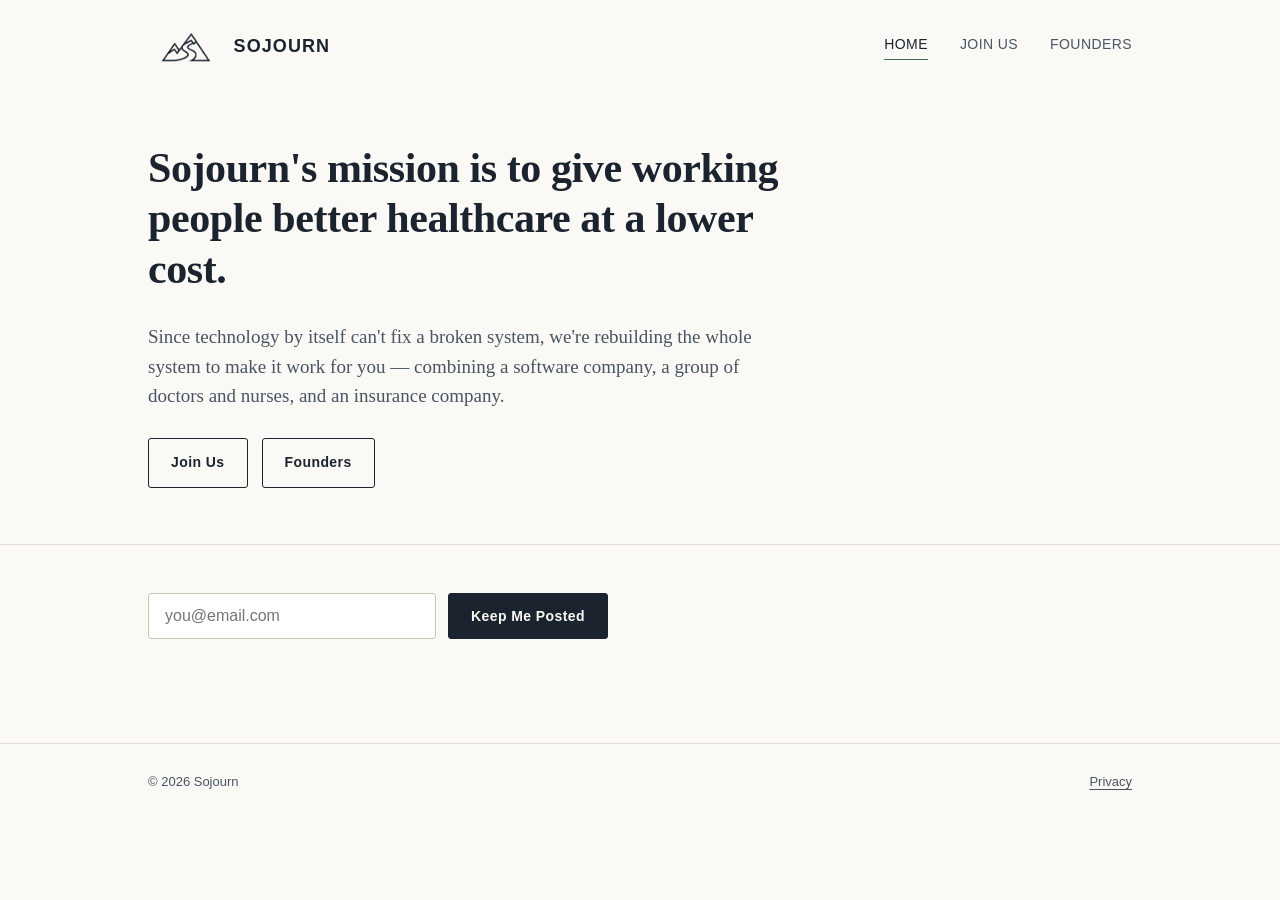
<file: index.html>
<!DOCTYPE html>
<html lang="en">
<head>
<meta charset="UTF-8">
<meta name="viewport" content="width=device-width, initial-scale=1.0">
<title>Sojourn — Better healthcare, lower cost</title>
<meta name="description" content="Sojourn combines a software company, a group of doctors and nurses, and an insurance company to give working people better healthcare at a lower cost.">
<link rel="icon" href="images/sojourn-icon-ink.png">
<link rel="stylesheet" href="styles.css">
</head>
<body>

<header class="site-header">
  <div class="wrap">
    <a class="brand" href="index.html">
      <img src="images/sojourn-icon-ink.png" alt="Sojourn">
      <span>Sojourn</span>
    </a>
    <nav class="main-nav">
      <a href="index.html" class="active">Home</a>
      <a href="recruiting.html">Join Us</a>
      <a href="founders.html">Founders</a>
    </nav>
  </div>
</header>

<main>
  <section class="hero">
    <div class="wrap">
      <h1>Sojourn's mission is to give working people better healthcare at a lower cost.</h1>
      <p class="lede">Since technology by itself can't fix a broken system, we're rebuilding the whole system to make it work for you &mdash; combining a software company, a group of doctors and nurses, and an insurance company.</p>
      <div class="cta-row">
        <a class="btn btn-secondary" href="recruiting.html">Join Us</a>
        <a class="btn btn-secondary" href="founders.html">Founders</a>
      </div>
    </div>
  </section>

  <section class="capture">
    <div class="wrap">
      <form class="email-form" id="capture-form">
        <input type="hidden" name="formType" value="newsletter">
        <input type="email" id="capture-email" name="email" placeholder="you@email.com" required aria-label="Email address">
        <button type="submit" class="btn btn-primary">Keep Me Posted</button>
      </form>
      <p class="form-status" id="capture-status"></p>
    </div>
  </section>
</main>

<footer class="site-footer">
  <div class="wrap">
    <span>&copy; 2026 Sojourn</span>
    <a href="privacy.html">Privacy</a>
  </div>
</footer>

<script>
  // Replace with the "Web app URL" from your Apps Script deployment
  // (see apps-script/Code.gs in the repo for setup steps).
  var SUBMIT_ENDPOINT = 'https://script.google.com/macros/s/AKfycbyj23ioniOyW1YCrYyZCeESBpfDZqo2tGNpsuQhv-GRID-kUnVPWSoJRYg9zKq8dvjiwA/exec';

  document.getElementById('capture-form').addEventListener('submit', function (e) {
    e.preventDefault();
    var form = this;
    var status = document.getElementById('capture-status');

    fetch(SUBMIT_ENDPOINT, {
      method: 'POST',
      mode: 'no-cors',
      body: new FormData(form)
    }).catch(function () {
      // Apps Script's no-cors response can't be read either way, so we
      // show the same confirmation on success or network error.
    });

    status.textContent = "Woohoo! We'll keep you posted!";
    status.classList.add('visible');
    form.reset();
  });
</script>

</body>
</html>
</file>
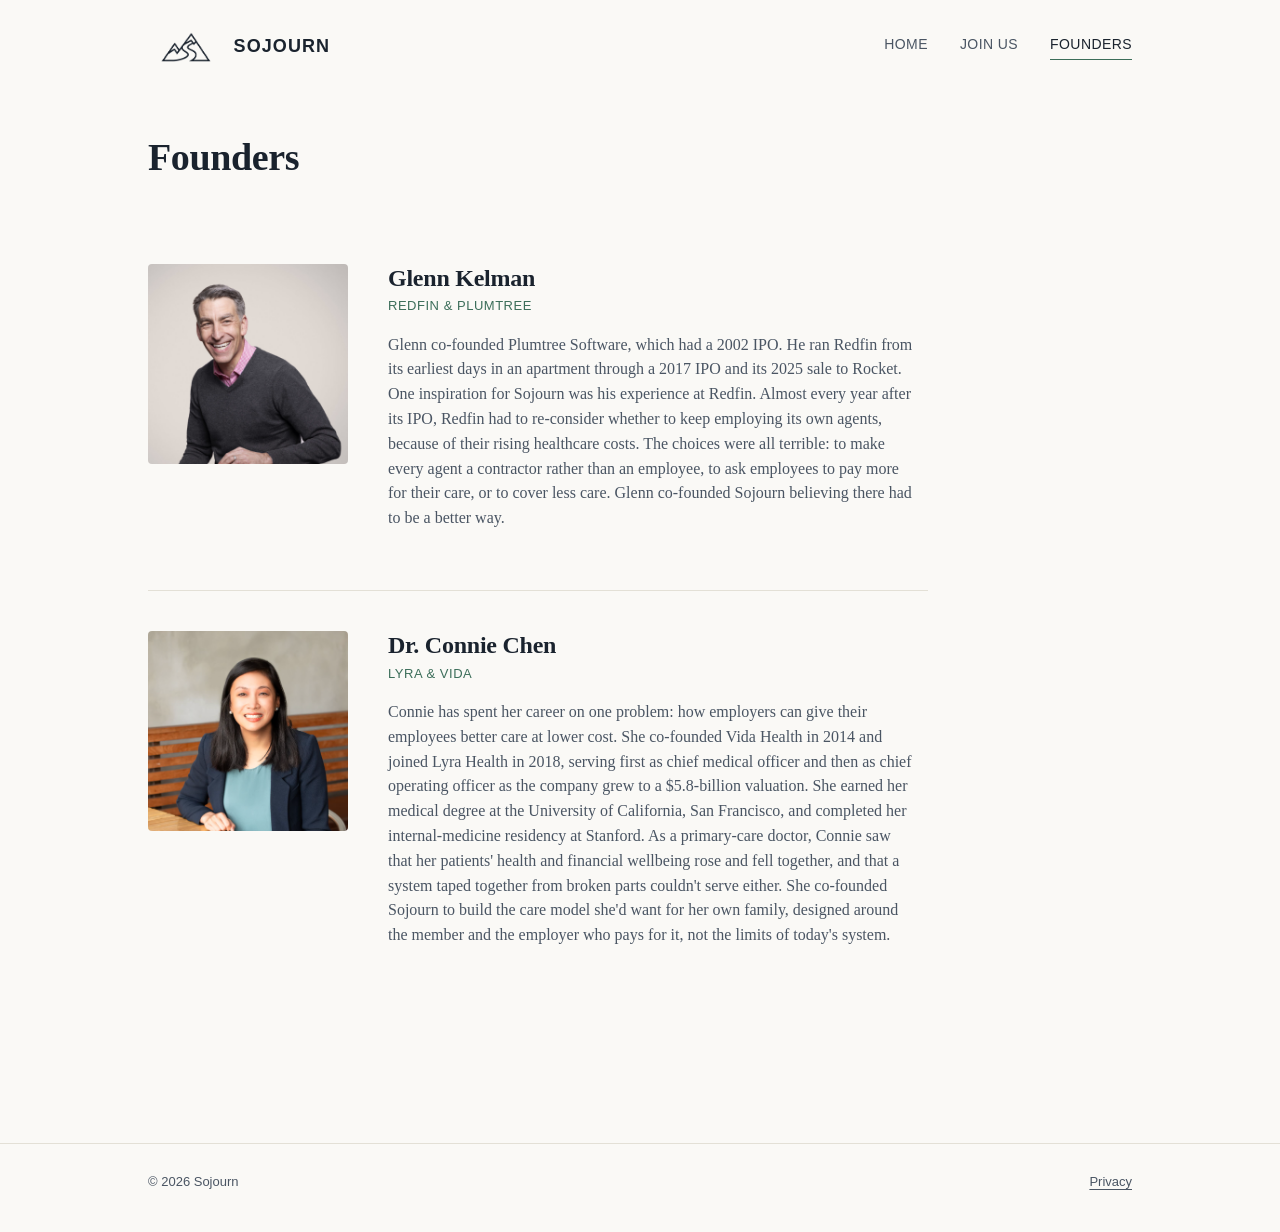
<file: founders.html>
<!DOCTYPE html>
<html lang="en">
<head>
<meta charset="UTF-8">
<meta name="viewport" content="width=device-width, initial-scale=1.0">
<title>Founders — Sojourn</title>
<meta name="description" content="Sojourn was co-founded by Glenn Kelman and Dr. Connie Chen.">
<link rel="icon" href="images/sojourn-icon-ink.png">
<link rel="stylesheet" href="styles.css">
</head>
<body>

<header class="site-header">
  <div class="wrap">
    <a class="brand" href="index.html">
      <img src="images/sojourn-icon-ink.png" alt="Sojourn">
      <span>Sojourn</span>
    </a>
    <nav class="main-nav">
      <a href="index.html">Home</a>
      <a href="recruiting.html">Join Us</a>
      <a href="founders.html" class="active">Founders</a>
    </nav>
  </div>
</header>

<main>
  <section class="page-header">
    <div class="wrap">
      <h1>Founders</h1>
    </div>
  </section>

  <section class="founders-list">
    <div class="wrap">
      <div class="founder">
        <div class="founder-photo">
          <img src="images/glenn-kelman.png" alt="Glenn Kelman">
        </div>
        <div class="founder-body">
          <h2>Glenn Kelman</h2>
          <p class="title">Redfin &amp; Plumtree</p>
          <p>Glenn co-founded Plumtree Software, which had a 2002 IPO. He ran Redfin from its earliest days in an apartment through a 2017 IPO and its 2025 sale to Rocket. One inspiration for Sojourn was his experience at Redfin. Almost every year after its IPO, Redfin had to re-consider whether to keep employing its own agents, because of their rising healthcare costs. The choices were all terrible: to make every agent a contractor rather than an employee, to ask employees to pay more for their care, or to cover less care. Glenn co-founded Sojourn believing there had to be a better way.</p>
        </div>
      </div>
      <div class="founder">
        <div class="founder-photo">
          <img src="images/connie-chen.png" alt="Dr. Connie Chen">
        </div>
        <div class="founder-body">
          <h2>Dr. Connie Chen</h2>
          <p class="title">Lyra &amp; Vida</p>
          <p>Connie has spent her career on one problem: how employers can give their employees better care at lower cost. She co-founded Vida Health in 2014 and joined Lyra Health in 2018, serving first as chief medical officer and then as chief operating officer as the company grew to a $5.8-billion valuation. She earned her medical degree at the University of California, San Francisco, and completed her internal-medicine residency at Stanford. As a primary-care doctor, Connie saw that her patients' health and financial wellbeing rose and fell together, and that a system taped together from broken parts couldn't serve either. She co-founded Sojourn to build the care model she'd want for her own family, designed around the member and the employer who pays for it, not the limits of today's system.</p>
        </div>
      </div>
    </div>
  </section>
</main>

<footer class="site-footer">
  <div class="wrap">
    <span>&copy; 2026 Sojourn</span>
    <a href="privacy.html">Privacy</a>
  </div>
</footer>

</body>
</html>
</file>
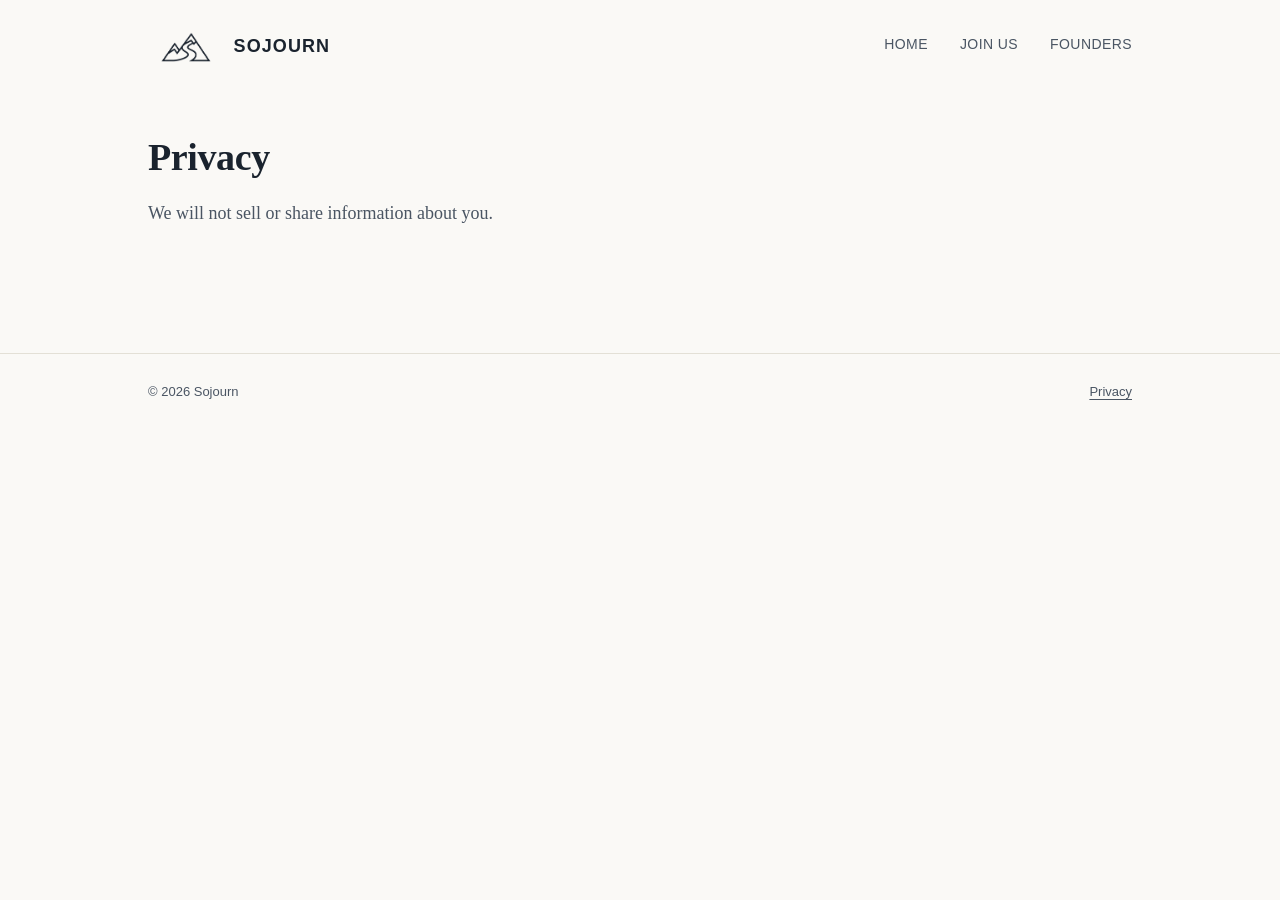
<file: privacy.html>
<!DOCTYPE html>
<html lang="en">
<head>
<meta charset="UTF-8">
<meta name="viewport" content="width=device-width, initial-scale=1.0">
<title>Privacy — Sojourn</title>
<link rel="icon" href="images/sojourn-icon-ink.png">
<link rel="stylesheet" href="styles.css">
</head>
<body>

<header class="site-header">
  <div class="wrap">
    <a class="brand" href="index.html">
      <img src="images/sojourn-icon-ink.png" alt="Sojourn">
      <span>Sojourn</span>
    </a>
    <nav class="main-nav">
      <a href="index.html">Home</a>
      <a href="recruiting.html">Join Us</a>
      <a href="founders.html">Founders</a>
    </nav>
  </div>
</header>

<main>
  <section class="page-header">
    <div class="wrap">
      <h1>Privacy</h1>
      <p class="lede">We will not sell or share information about you.</p>
    </div>
  </section>
</main>

<footer class="site-footer">
  <div class="wrap">
    <span>&copy; 2026 Sojourn</span>
    <a href="privacy.html">Privacy</a>
  </div>
</footer>

</body>
</html>
</file>
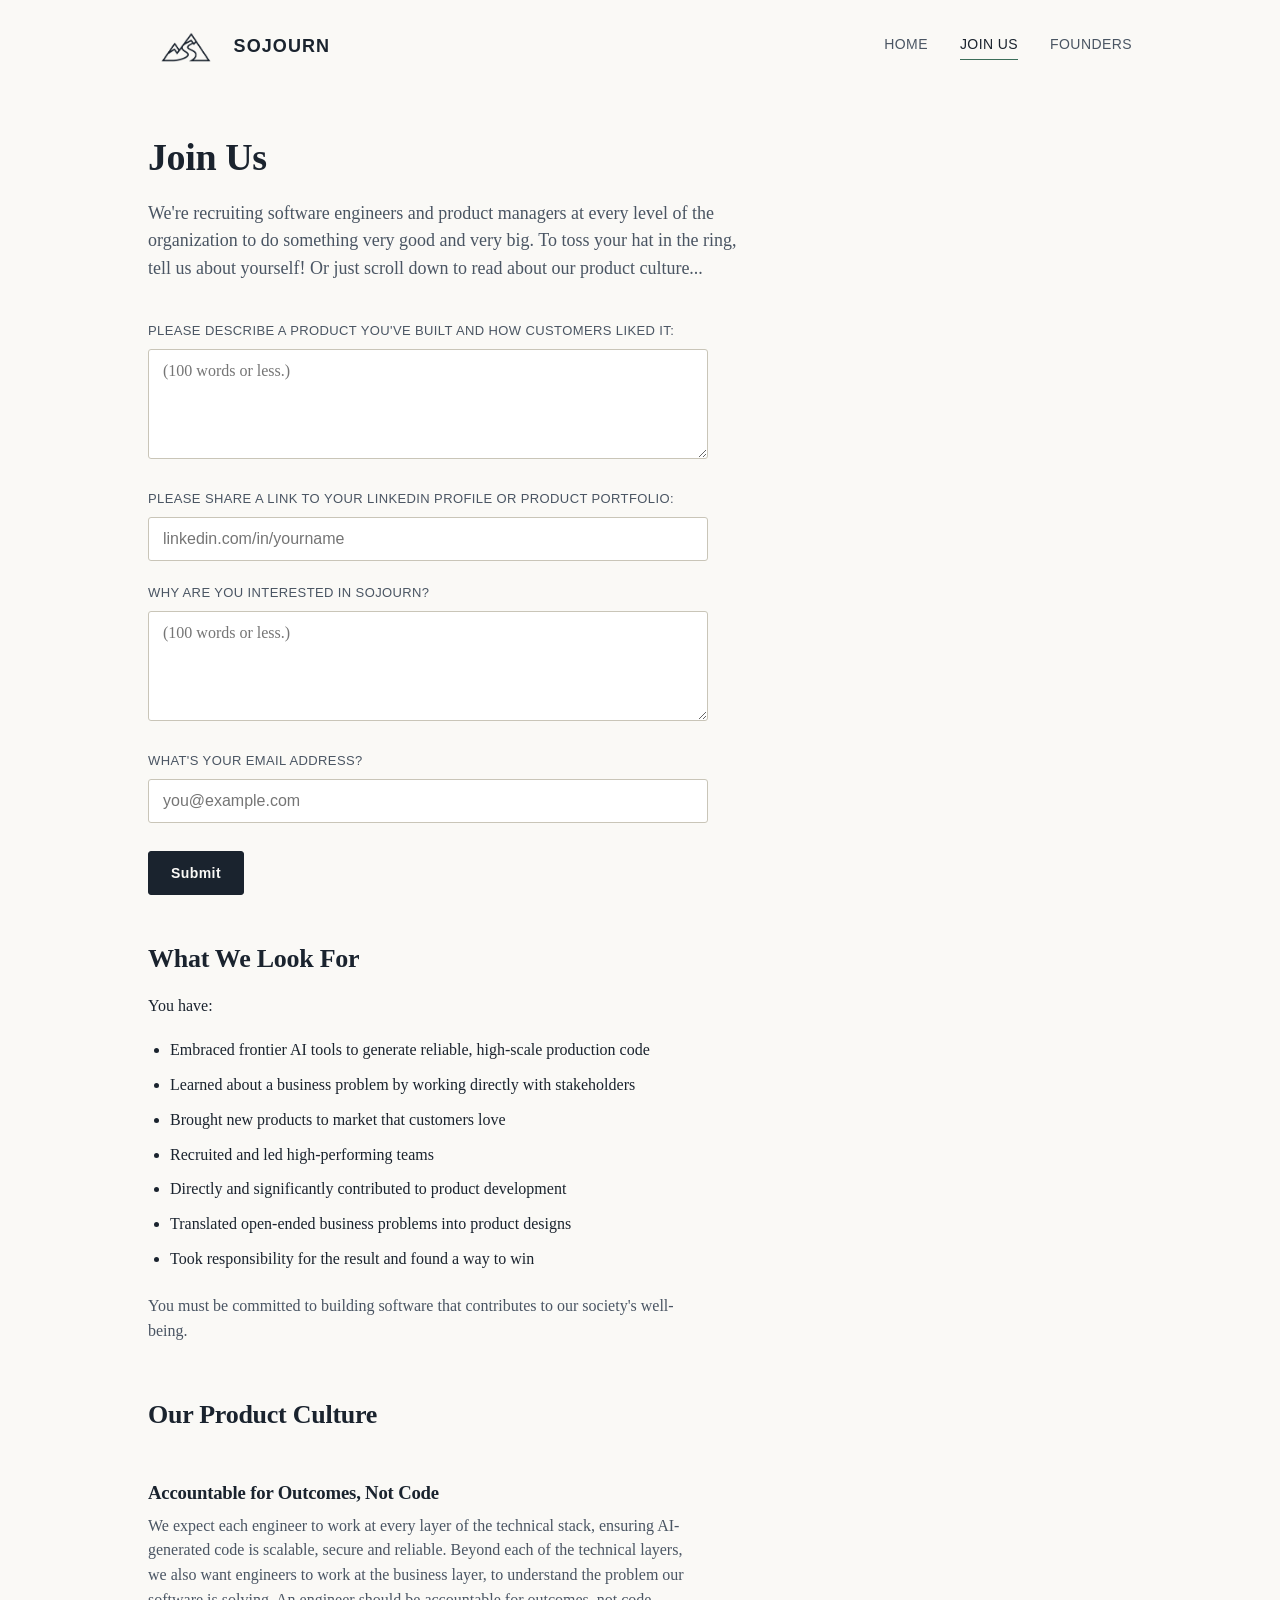
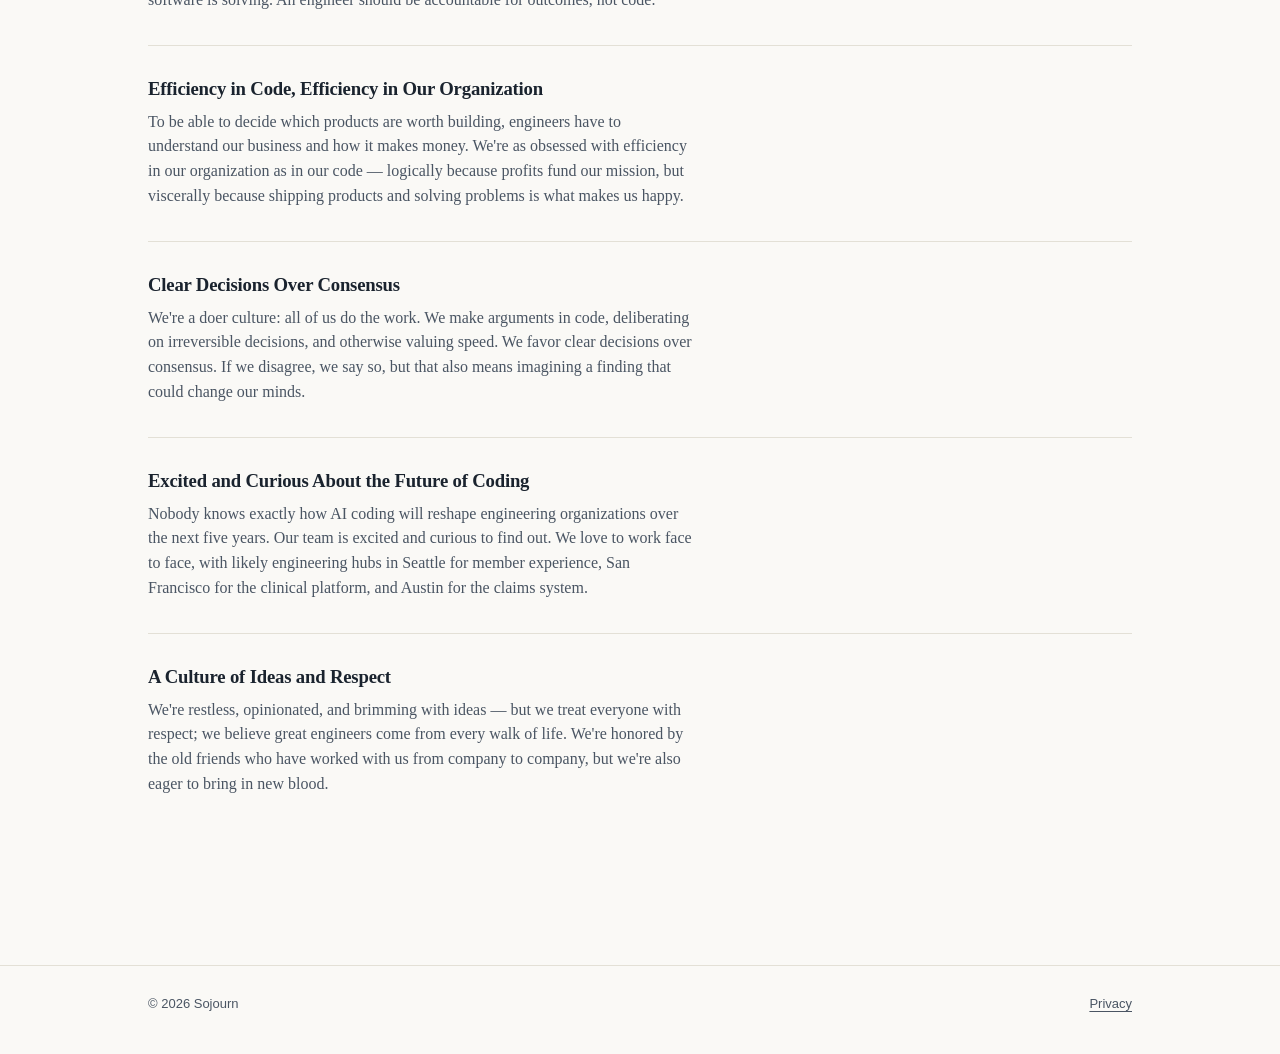
<file: recruiting.html>
<!DOCTYPE html>
<html lang="en">
<head>
<meta charset="UTF-8">
<meta name="viewport" content="width=device-width, initial-scale=1.0">
<title>Join Us — Sojourn</title>
<meta name="description" content="Sojourn is recruiting software engineers and product managers at every level to do something very big and good.">
<link rel="icon" href="images/sojourn-icon-ink.png">
<link rel="stylesheet" href="styles.css">
</head>
<body>

<header class="site-header">
  <div class="wrap">
    <a class="brand" href="index.html">
      <img src="images/sojourn-icon-ink.png" alt="Sojourn">
      <span>Sojourn</span>
    </a>
    <nav class="main-nav">
      <a href="index.html">Home</a>
      <a href="recruiting.html" class="active">Join Us</a>
      <a href="founders.html">Founders</a>
    </nav>
  </div>
</header>

<main>
  <section class="page-header"> 
    <div class="wrap">
      <h1>Join Us</h1>
      <p class="lede">We're recruiting software engineers and product managers at every level of the organization to do something very good and very big. To toss your hat in the ring, tell us about yourself! Or just scroll down to read about our product culture...</p>
    </div>
  </section>

  <section class="app-form">  
    <div class="wrap">
      <form id="application-form">
        <input type="hidden" name="formType" value="application">
        <div class="field">
          <label for="app-product">Please describe a product you've built and how customers liked it:</label>
          <textarea id="app-product" name="product" placeholder="(100 words or less.)" required></textarea>
        </div>
        <div class="field">
          <label for="app-linkedin">Please share a link to your LinkedIn profile or product portfolio:</label>
          <input type="text" inputmode="url" autocapitalize="off" spellcheck="false" id="app-linkedin" name="linkedin" placeholder="linkedin.com/in/yourname" required>
        </div>
        <div class="field">
          <label for="app-why">Why are you interested in Sojourn?</label>
          <textarea id="app-why" name="why" placeholder="(100 words or less.)" required></textarea>
        </div>
        <div class="field">
          <label for="app-email">What's your email address?</label>
          <input type="email" id="app-email" name="email" placeholder="you@example.com" autocomplete="email" required>
        </div>
        <div class="cta-row">
          <button type="submit" class="btn btn-primary">Submit</button>
        </div>
        <p class="form-status" id="application-status"></p>
      </form>
    </div>
  </section>

  <section class="look-for">
    <div class="wrap">
      <h2 class="section-title">What We Look For</h2>
      <p>You have:</p>
      <ul>
        <li>Embraced frontier AI tools to generate reliable, high-scale production code</li>
        <li>Learned about a business problem by working directly with stakeholders</li>
        <li>Brought new products to market that customers love</li>
        <li>Recruited and led high-performing teams</li>
        <li>Directly and significantly contributed to product development</li>
        <li>Translated open-ended business problems into product designs</li>
        <li>Took responsibility for the result and found a way to win</li>
      </ul>
      <p class="commitment">You must be committed to building software that contributes to our society's well-being.</p>
    </div>
  </section>

  <section class="principles">
    <div class="wrap">
      <h2 class="section-title">Our Product Culture</h2>
      <div class="principle">
        <h3>Accountable for Outcomes, Not Code</h3>
        <p>We expect each engineer to work at every layer of the technical stack, ensuring AI-generated code is scalable, secure and reliable. Beyond each of the technical layers, we also want engineers to work at the business layer, to understand the problem our software is solving. An engineer should be accountable for outcomes, not code.</p>
      </div>
      <div class="principle">
        <h3>Efficiency in Code, Efficiency in Our Organization</h3>
        <p>To be able to decide which products are worth building, engineers have to understand our business and how it makes money. We're as obsessed with efficiency in our organization as in our code &mdash; logically because profits fund our mission, but viscerally because shipping products and solving problems is what makes us happy.</p>
      </div>
      <div class="principle">
        <h3>Clear Decisions Over Consensus</h3>
        <p>We're a doer culture: all of us do the work. We make arguments in code, deliberating on irreversible decisions, and otherwise valuing speed. We favor clear decisions over consensus. If we disagree, we say so, but that also means imagining a finding that could change our minds.</p>
      </div>
      <div class="principle">
        <h3>Excited and Curious About the Future of Coding</h3>
        <p>Nobody knows exactly how AI coding will reshape engineering organizations over the next five years. Our team is excited and curious to find out. We love to work face to face, with likely engineering hubs in Seattle for member experience, San Francisco for the clinical platform, and Austin for the claims system.</p>
      </div>
      <div class="principle">
        <h3>A Culture of Ideas and Respect</h3>
        <p>We're restless, opinionated, and brimming with ideas &mdash; but we treat everyone with respect; we believe great engineers come from every walk of life. We're honored by the old friends who have worked with us from company to company, but we're also eager to bring in new blood.</p>
      </div>
    </div>
  </section>
</main>

<footer class="site-footer">
  <div class="wrap">
    <span>&copy; 2026 Sojourn</span>
    <a href="privacy.html">Privacy</a>
  </div>
</footer>

<script>
  // Replace with the "Web app URL" from your Apps Script deployment
  // (see apps-script/Code.gs in the repo for setup steps).
  var SUBMIT_ENDPOINT = 'https://script.google.com/macros/s/AKfycbyj23ioniOyW1YCrYyZCeESBpfDZqo2tGNpsuQhv-GRID-kUnVPWSoJRYg9zKq8dvjiwA/exec';

  // Accept links typed without "https://" (e.g. "linkedin.com/in/jane")
  // by adding it, rather than rejecting the submission.
  var linkField = document.getElementById('app-linkedin');
  function addHttps() {
    var value = linkField.value.trim();
    if (value && !/^[a-z][a-z0-9+.-]*:\/\//i.test(value)) {
      value = 'https://' + value.replace(/^\/+/, '');
    }
    linkField.value = value;
  }
  linkField.addEventListener('blur', addHttps);

  document.getElementById('application-form').addEventListener('submit', function (e) {
    e.preventDefault();
    var form = this;
    var status = document.getElementById('application-status');
    addHttps();

    fetch(SUBMIT_ENDPOINT, {
      method: 'POST',
      mode: 'no-cors',
      body: new FormData(form)
    }).catch(function () {
      // Apps Script's no-cors response can't be read either way, so we
      // show the same confirmation on success or network error.
    });

    status.textContent = "Your hat is in the RING! Our founders will contact you soon.";
    status.classList.add('visible');
    form.reset();
  });
</script>

</body>
</html>
</file>
<file: styles.css>
/* Sojourn — shared styles */

:root {
  --ink: #1a232e;
  --ink-soft: #4a5563;
  --paper: #faf9f6;
  --paper-alt: #f2f0ea;
  --line: #e3e0d6;
  --accent: #3c6e5a;
  --max-width: 1040px;
}

* {
  box-sizing: border-box;
}

html {
  scroll-behavior: smooth;
}

body {
  margin: 0;
  background: var(--paper);
  color: var(--ink);
  font-family: "Iowan Old Style", "Palatino Linotype", Palatino, Georgia, serif;
  line-height: 1.55;
  -webkit-font-smoothing: antialiased;
}

h1, h2, h3, h4 {
  font-family: "Iowan Old Style", "Palatino Linotype", Palatino, Georgia, serif;
  font-weight: 600;
  line-height: 1.2;
  margin: 0 0 0.5em;
  letter-spacing: -0.01em;
}

p {
  margin: 0 0 1.2em;
}

a {
  color: inherit;
}

.wrap {
  max-width: var(--max-width);
  margin: 0 auto;
  padding: 0 28px;
}

/* Header */

.site-header {
  padding: 32px 0 8px;
  border-bottom: 1px solid transparent;
}

.site-header .wrap {
  display: flex;
  align-items: center;
  justify-content: space-between;
  gap: 24px;
}

.brand {
  display: flex;
  align-items: center;
  gap: 10px;
  text-decoration: none;
  color: var(--ink);
}

.brand img {
  height: 30px;
  width: auto;
  display: block;
}

.brand span {
  font-family: "Helvetica Neue", Arial, sans-serif;
  font-weight: 700;
  font-size: 18px;
  letter-spacing: 0.06em;
  text-transform: uppercase;
}

nav.main-nav {
  display: flex;
  gap: 32px;
  font-family: "Helvetica Neue", Arial, sans-serif;
  font-size: 14px;
  letter-spacing: 0.03em;
  text-transform: uppercase;
}

nav.main-nav a {
  text-decoration: none;
  color: var(--ink-soft);
  padding-bottom: 4px;
  border-bottom: 1px solid transparent;
  transition: color 0.15s ease, border-color 0.15s ease;
}

nav.main-nav a:hover,
nav.main-nav a.active {
  color: var(--ink);
  border-bottom-color: var(--accent);
}

/* Footer */

.site-footer {
  border-top: 1px solid var(--line);
  margin-top: 96px;
  padding: 28px 0 40px;
  font-family: "Helvetica Neue", Arial, sans-serif;
  font-size: 13px;
  color: var(--ink-soft);
}

.site-footer .wrap {
  display: flex;
  align-items: center;
  justify-content: space-between;
  flex-wrap: wrap;
  gap: 12px;
}

.site-footer a {
  color: var(--ink-soft);
  text-decoration: underline;
  text-underline-offset: 3px;
}

.site-footer a:hover {
  color: var(--ink);
}

/* Hero */

.hero {
  padding: 72px 0 56px;
}

.hero .eyebrow {
  font-family: "Helvetica Neue", Arial, sans-serif;
  font-size: 13px;
  letter-spacing: 0.12em;
  text-transform: uppercase;
  color: var(--accent);
  margin-bottom: 18px;
}

.hero h1 {
  font-size: clamp(30px, 4vw, 42px);
  max-width: 640px;
  margin-bottom: 28px;
}

.hero .lede {
  font-size: 19px;
  max-width: 640px;
  color: var(--ink-soft);
}

/* Email capture form */

.capture {
  padding: 48px 0 8px;
  border-top: 1px solid var(--line);
}

.capture h2 {
  font-family: "Helvetica Neue", Arial, sans-serif;
  font-size: 12px;
  letter-spacing: 0.12em;
  text-transform: uppercase;
  color: var(--ink-soft);
  font-weight: 600;
  margin-bottom: 18px;
}

form.email-form {
  display: flex;
  gap: 12px;
  max-width: 460px;
  flex-wrap: wrap;
}

.email-form input[type="email"] {
  flex: 1 1 240px;
  padding: 13px 16px;
  font-size: 16px;
  font-family: "Helvetica Neue", Arial, sans-serif;
  border: 1px solid #c9c5b8;
  border-radius: 3px;
  background: #fff;
  color: var(--ink);
}

.email-form input[type="email"]:focus {
  outline: none;
  border-color: var(--accent);
}

.btn {
  display: inline-block;
  padding: 13px 22px;
  font-family: "Helvetica Neue", Arial, sans-serif;
  font-size: 14px;
  font-weight: 600;
  letter-spacing: 0.03em;
  text-decoration: none;
  border-radius: 3px;
  border: 1px solid var(--ink);
  cursor: pointer;
  transition: background 0.15s ease, color 0.15s ease;
}

.btn-primary {
  background: var(--ink);
  color: var(--paper);
}

.btn-primary:hover {
  background: #000;
}

.btn-secondary {
  background: transparent;
  color: var(--ink);
}

.btn-secondary:hover {
  background: var(--ink);
  color: var(--paper);
}

.cta-row {
  display: flex;
  gap: 14px;
  flex-wrap: wrap;
  margin-top: 28px;
}

.form-note {
  font-family: "Helvetica Neue", Arial, sans-serif;
  font-size: 12px;
  color: var(--ink-soft);
  margin-top: 10px;
}

.form-note a {
  text-decoration: underline;
  text-underline-offset: 2px;
}

.form-status {
  font-family: "Helvetica Neue", Arial, sans-serif;
  font-size: 14px;
  margin-top: 14px;
  display: none;
}

.form-status.visible {
  display: block;
}

/* Recruiting page */

.page-header {
  padding: 64px 0 8px;
}

.page-header .eyebrow {
  font-family: "Helvetica Neue", Arial, sans-serif;
  font-size: 13px;
  letter-spacing: 0.12em;
  text-transform: uppercase;
  color: var(--accent);
  margin-bottom: 18px;
}

.page-header h1 {
  font-size: clamp(28px, 3.6vw, 38px);
  max-width: 18ch;
}

.page-header .lede {
  font-size: 18px;
  color: var(--ink-soft);
  max-width: 66ch;
}

.app-form {
  padding: 0 0 8px;
  margin-top: 8px;
}

.field {
  margin-bottom: 22px;
  max-width: 560px;
}

.field label {
  display: block;
  font-family: "Helvetica Neue", Arial, sans-serif;
  font-size: 13px;
  letter-spacing: 0.03em;
  text-transform: uppercase;
  color: var(--ink-soft);
  margin-bottom: 8px;
}

.field input[type="text"],
.field input[type="email"],
.field input[type="url"],
.field textarea {
  width: 100%;
  padding: 12px 14px;
  font-size: 16px;
  font-family: "Helvetica Neue", Arial, sans-serif;
  border: 1px solid #c9c5b8;
  border-radius: 3px;
  background: #fff;
  color: var(--ink);
}

.field textarea {
  min-height: 110px;
  resize: vertical;
  font-family: inherit;
}

.field input:focus,
.field textarea:focus {
  outline: none;
  border-color: var(--accent);
}

.principles {
  padding: 12px 0 40px;
  margin-top: 12px;
}

.section-title {
  font-size: 26px;
  font-weight: 700;
  color: var(--ink);
  margin-bottom: 20px;
}

.principle {
  padding: 32px 0;
  border-bottom: 1px solid var(--line);
}

.principle:first-child {
  padding-top: 0;
}

.principle:last-child {
  border-bottom: none;
}

.principle h4 {
  font-size: 21px;
  margin-bottom: 10px;
}

.principle p {
  color: var(--ink-soft);
  max-width: 68ch;
  margin-bottom: 0;
}

.look-for {
  padding: 8px 0 12px;
  margin-top: 32px;
}

.look-for ul {
  margin: 18px 0 22px;
  padding-left: 22px;
}

.look-for li {
  margin-bottom: 10px;
  max-width: 66ch;
}

.look-for .commitment {
  color: var(--ink-soft);
  max-width: 66ch;
}

/* Founders page */

.founders-list {
  padding: 16px 0 40px;
}

.founder {
  display: grid;
  grid-template-columns: 200px 1fr;
  gap: 40px;
  max-width: 780px;
  padding: 40px 0;
  border-top: 1px solid var(--line);
  align-items: start;
}

.founder:first-child {
  border-top: none;
}

.founder-photo {
  width: 200px;
  height: 200px;
  border-radius: 4px;
  overflow: hidden;
  background: var(--paper-alt);
}

.founder-photo img {
  width: 100%;
  height: 100%;
  object-fit: cover;
  display: block;
}

.founder-body h2 {
  font-size: 24px;
  margin-bottom: 4px;
}

.founder-body .title {
  font-family: "Helvetica Neue", Arial, sans-serif;
  font-size: 13px;
  letter-spacing: 0.04em;
  text-transform: uppercase;
  color: var(--accent);
  margin-bottom: 16px;
}

.founder-body p {
  color: var(--ink-soft);
  max-width: 66ch;
}

/* Responsive */

@media (max-width: 720px) {
  nav.main-nav {
    gap: 20px;
  }

  .founder {
    grid-template-columns: 1fr;
  }

  .founder-photo {
    width: 140px;
    height: 140px;
  }

  .site-footer .wrap {
    flex-direction: column;
    align-items: flex-start;
  }
}

@media (max-width: 480px) {
  .wrap {
    padding: 0 20px;
  }

  nav.main-nav {
    font-size: 12px;
    gap: 14px;
  }

  .brand span {
    font-size: 15px;
  }
}
</file>
